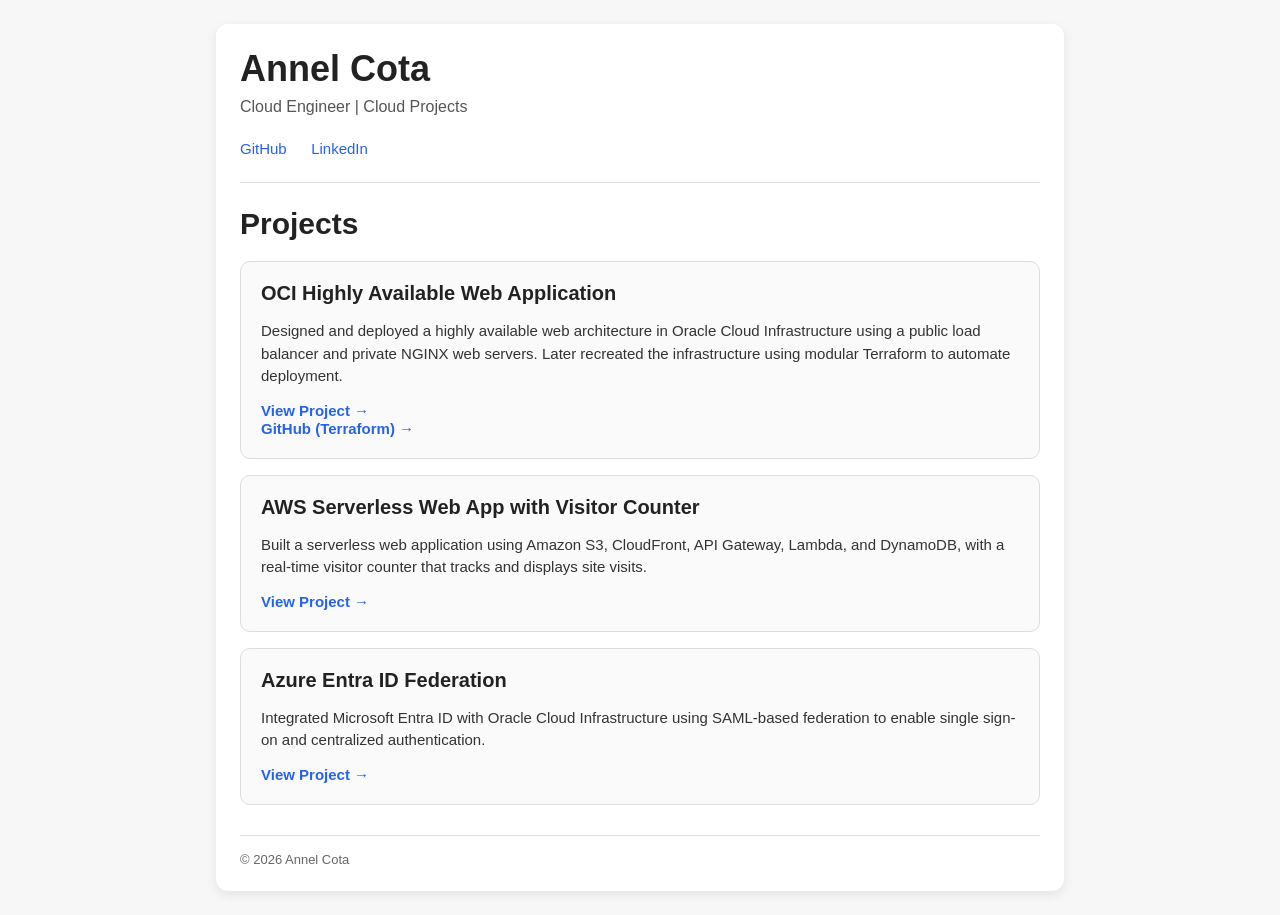
<file: index.html>
<!DOCTYPE html>
<html lang="en">
<head>
  <meta charset="UTF-8">
  <meta name="viewport" content="width=device-width, initial-scale=1.0">
  <link rel="stylesheet" href="style.css">
  <title>Annel Cota | Portfolio</title>
</head>

<body>
  <div class="container">

    <h1>Annel Cota</h1>

    <p class="subtitle">
      Cloud Engineer | Cloud Projects
    </p>

    <div class="nav-links">
      <!-- <a href="resume.pdf" target="_blank">Resume</a> -->
      <a href="https://github.com/cotaannel" target="_blank">GitHub</a>
      <a href="https://www.linkedin.com/in/annel-cota/" target="_blank">LinkedIn</a>
    </div>

    <hr>

    <h2>Projects</h2>

    <div class="project-card">
      <h3>OCI Highly Available Web Application</h3>

      <p>
        Designed and deployed a highly available web architecture in Oracle Cloud Infrastructure using a 
        public load balancer and private NGINX web servers. Later recreated the infrastructure using modular 
        Terraform to automate deployment.
      </p>

      <a class="project-link" href="http://163.192.210.14/">
        View Project →
      </a>
      <br />
      <a class="project-link" href="https://github.com/cotaannel/oci-terraform-modular-infrastructure/"
        target="_blank" rel="noopener noreferrer">
        GitHub (Terraform) →
      </a>
    </div>

    <div class="project-card">
      <h3>AWS Serverless Web App with Visitor Counter</h3>

      <p>
       Built a serverless web application using Amazon S3, CloudFront, API Gateway, Lambda, and DynamoDB, 
        with a real-time visitor counter that tracks and displays site visits.
      </p>

      <a class="project-link" href="https://aws.annelcota.com">
        View Project →
      </a>
    </div>

    <div class="project-card">
      <h3>Azure Entra ID Federation</h3>

      <p>
        Integrated Microsoft Entra ID with Oracle Cloud Infrastructure using SAML-based federation to enable single sign-on and centralized authentication.
      </p>

      <a class="project-link" href="azure-index.html">
        View Project →
      </a>
    </div>

    <div class="footer">
      © 2026 Annel Cota
    </div>

  </div>
</body>
</html>
</file>
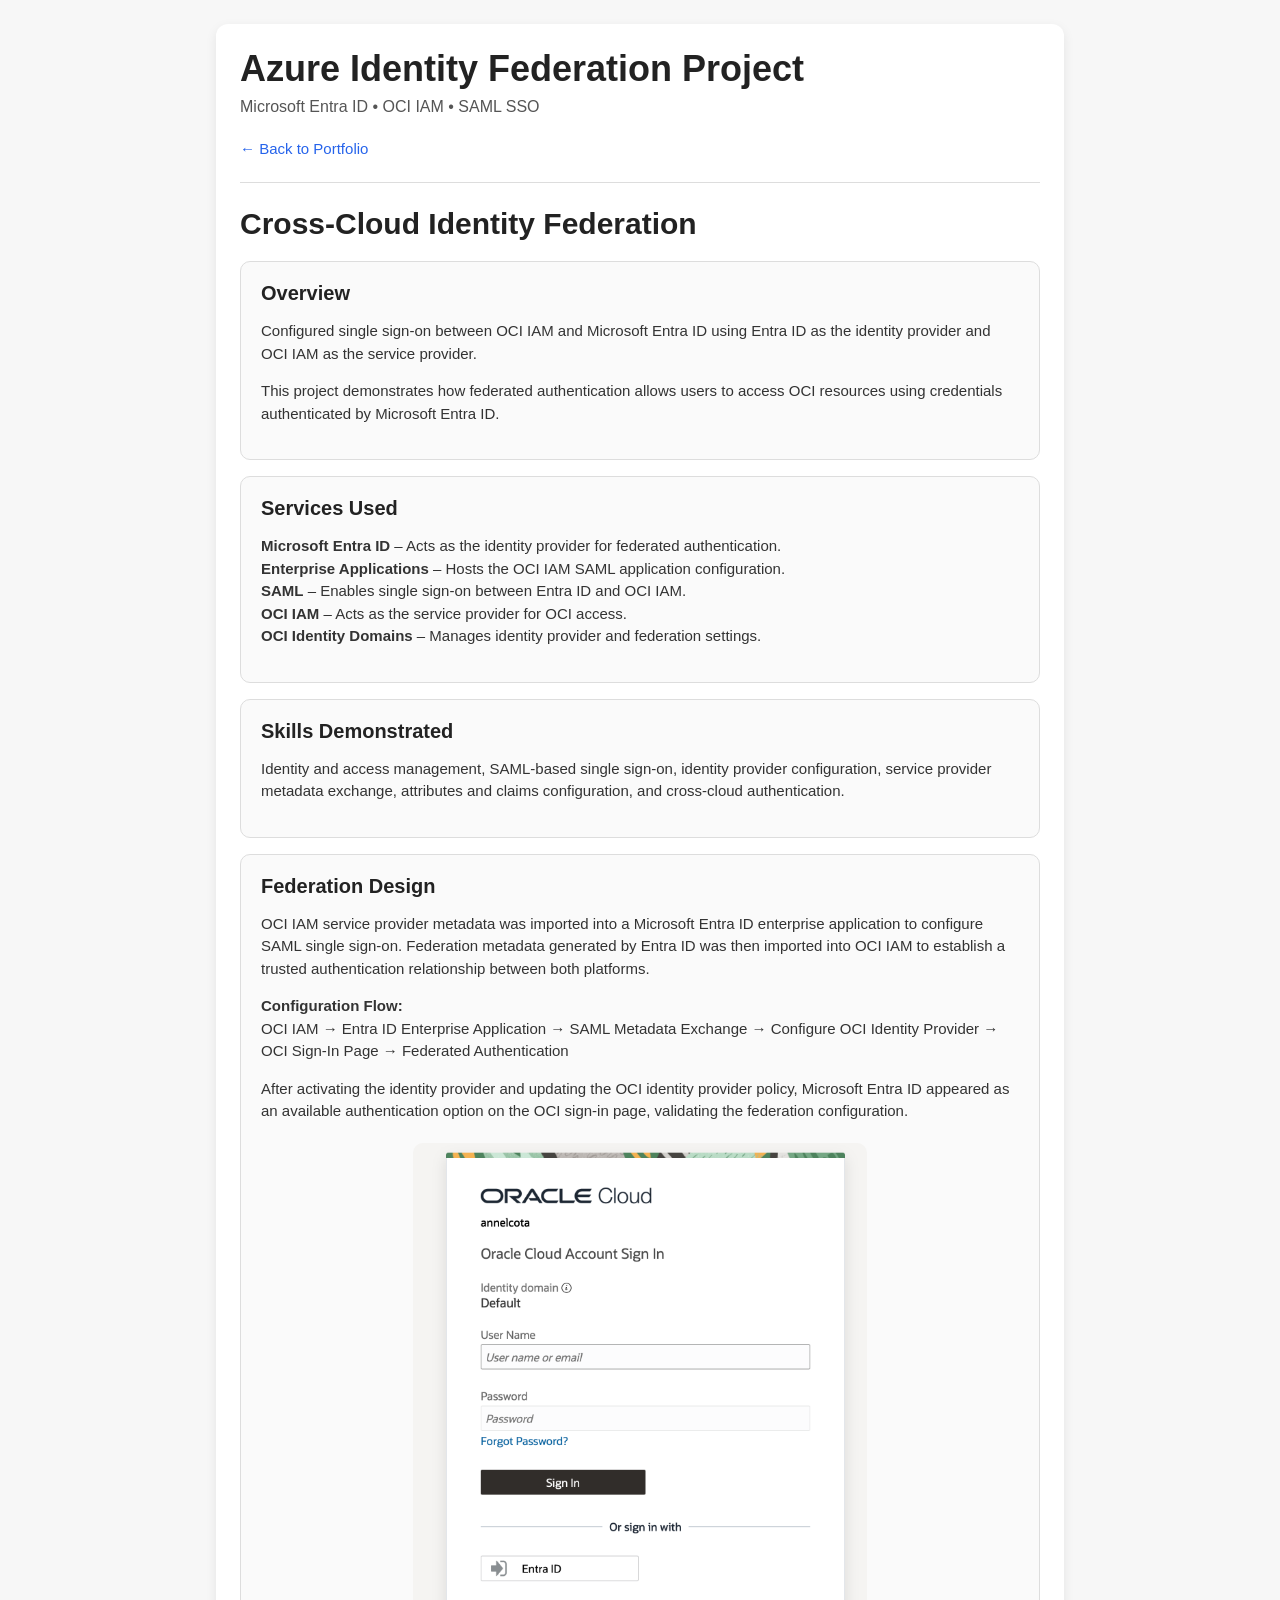
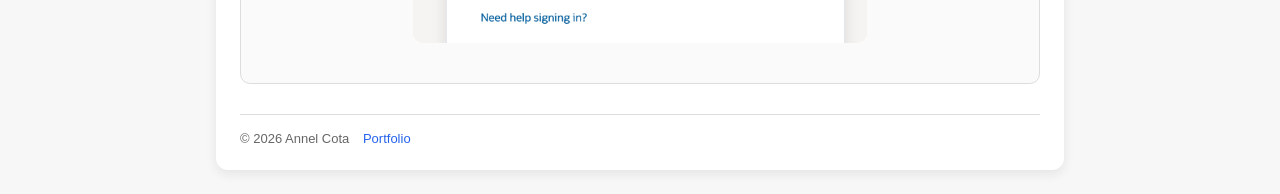
<file: azure-index.html>
<!DOCTYPE html>
<html lang="en">
<head>
  <meta charset="UTF-8" />
  <meta name="viewport" content="width=device-width, initial-scale=1.0" />
  <title>Azure | Annel Cota</title>
<link rel="stylesheet" href="style.css" />

</head>

<body>
  <div class="container">
    <h1>Azure Identity Federation Project</h1>
    <p class="subtitle">Microsoft Entra ID • OCI IAM • SAML SSO </p>

    <div class="nav-links">
      <a href="https://annelcota.com">← Back to Portfolio</a>
      <!--<a href="https://github.com/acch1010" target="_blank">GitHub</a>-->
    </div>

    <hr />

    <h2>Cross-Cloud Identity Federation</h2>

    <div class="project-card">
      <h3>Overview</h3>
      <p>
        Configured single sign-on between OCI IAM and Microsoft Entra ID using Entra ID as the 
        identity provider and OCI IAM as the service provider.
      </p>
      <p>
        This project demonstrates how federated authentication allows users to
        access OCI resources using credentials authenticated by Microsoft Entra ID.
      </p>
  
    </div>

    <div class="project-card">
      <h3>Services Used</h3>
      <p>
          <strong>Microsoft Entra ID</strong> – Acts as the identity provider for federated authentication.
          <br />
          <strong>Enterprise Applications</strong> – Hosts the OCI IAM SAML application configuration.
          <br />
          <strong>SAML</strong> – Enables single sign-on between Entra ID and OCI IAM.
          <br />
          <strong>OCI IAM</strong> – Acts as the service provider for OCI access.
          <br />
          <strong>OCI Identity Domains</strong> – Manages identity provider and federation settings.
          </p>
    </div>

    <div class="project-card">
      <h3>Skills Demonstrated</h3>
      <p>
        Identity and access management, SAML-based single sign-on,
        identity provider configuration, service provider metadata exchange,
        attributes and claims configuration,
        and cross-cloud authentication.
      </p>
    </div>
    
        
    <div class="project-card">
      <h3>Federation Design</h3>
      <p>
        OCI IAM service provider metadata was imported into a Microsoft Entra ID enterprise application to 
        configure SAML single sign-on. Federation metadata generated by Entra ID was then imported into OCI IAM 
        to establish a trusted authentication relationship between both platforms.
      </p>
      <p>
        <strong>Configuration Flow:</strong><br>
        OCI IAM → Entra ID Enterprise Application → SAML Metadata Exchange → 
        Configure OCI Identity Provider → OCI Sign-In Page → Federated Authentication
      </p>
      <p>
        After activating the identity provider and updating the OCI identity provider policy, Microsoft Entra ID
        appeared as an available authentication option on the OCI sign-in page, validating the federation configuration.
      </p>
      <img src="EntraID.png" style="max-width: 60%; border-radius: 10px; display: block; margin: 20px auto;">
    </div>


    <div class="footer">
      © 2026 Annel Cota
      <a href="https://annelcota.com">Portfolio</a>
      <!--<a href="link" target="_blank">GitHub</a>-->
    </div>
  </div>
</body>
</html>
</file>
<file: style.css>
body {
      font-family: Arial, sans-serif;
      background: #f7f7f7;
      color: #222;
      margin: 0;
      padding: 24px;
    }

    .container {
      max-width: 800px;
      margin: auto;
      background: white;
      padding: 24px;
      border-radius: 12px;
      box-shadow: 0 4px 12px rgba(0, 0, 0, 0.08);
    }

    h1 {
      font-size: 36px;
      margin: 0;
    }

    .subtitle {
      font-size: 16px;
      color: #555;
      margin-top: 8px;
      margin-bottom: 24px;
    }

    .nav-links {
      margin-bottom: 24px;
    }

    .nav-links a {
      color: #2563eb;
      text-decoration: none;
      font-size: 15px;
      margin-right: 20px;
    }

    .nav-links a:hover {
      text-decoration: underline;
    }

    hr {
      border: none;
      border-top: 1px solid #ddd;
      margin: 24px 0;
    }

    h2 {
      font-size: 30px;
      margin-top: 0;
      margin-bottom: 20px;
    }

    .project-card {
      border: 1px solid #ddd;
      border-radius: 10px;
      background: #fafafa;
      padding: 20px;
      margin-bottom: 16px;
    }

    .project-card h3 {
      margin-top: 0;
      margin-bottom: 12px;
      font-size: 20px;
    }

    .project-card p {
      font-size: 15px;
      line-height: 1.5;
      color: #333;
      margin-bottom: 14px;
    }

    .project-link {
      color: #2563eb;
      text-decoration: none;
      font-size: 15px;
      font-weight: bold;
    }

    .project-link:hover {
      text-decoration: underline;
    }

    .footer {
      margin-top: 30px;
      padding-top: 16px;
      border-top: 1px solid #ddd;
      color: #666;
      font-size: 13px;
    }

    .footer a {
      color: #2563eb;
      text-decoration: none;
      margin-left: 10px;
    }

    .footer a:hover {
      text-decoration: underline;
    }

    @media (max-width: 768px) {
      body {
        padding: 16px;
      }

      .container {
        padding: 20px;
      }

      h1 {
        font-size: 30px;
      }

      h2 {
        font-size: 24px;
      }

      .project-card h3 {
        font-size: 18px;
      }
    }
</file>
